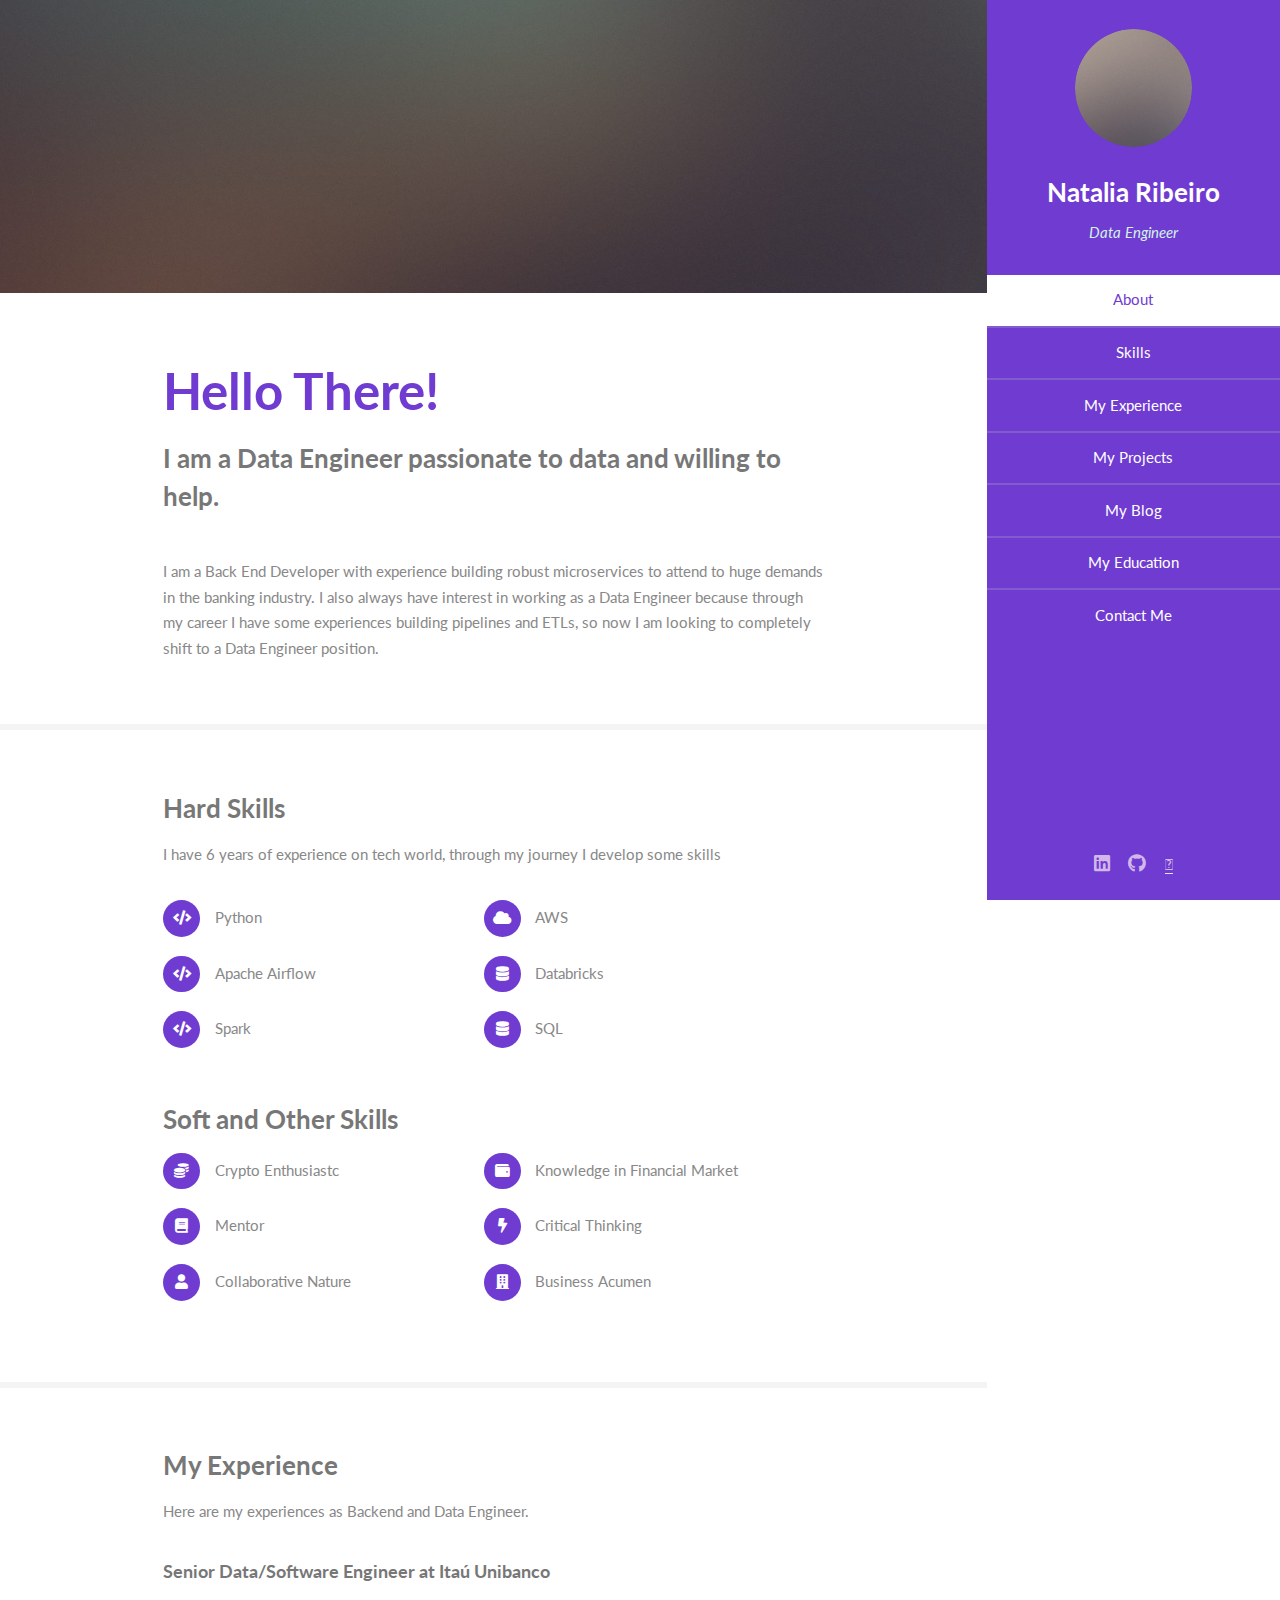
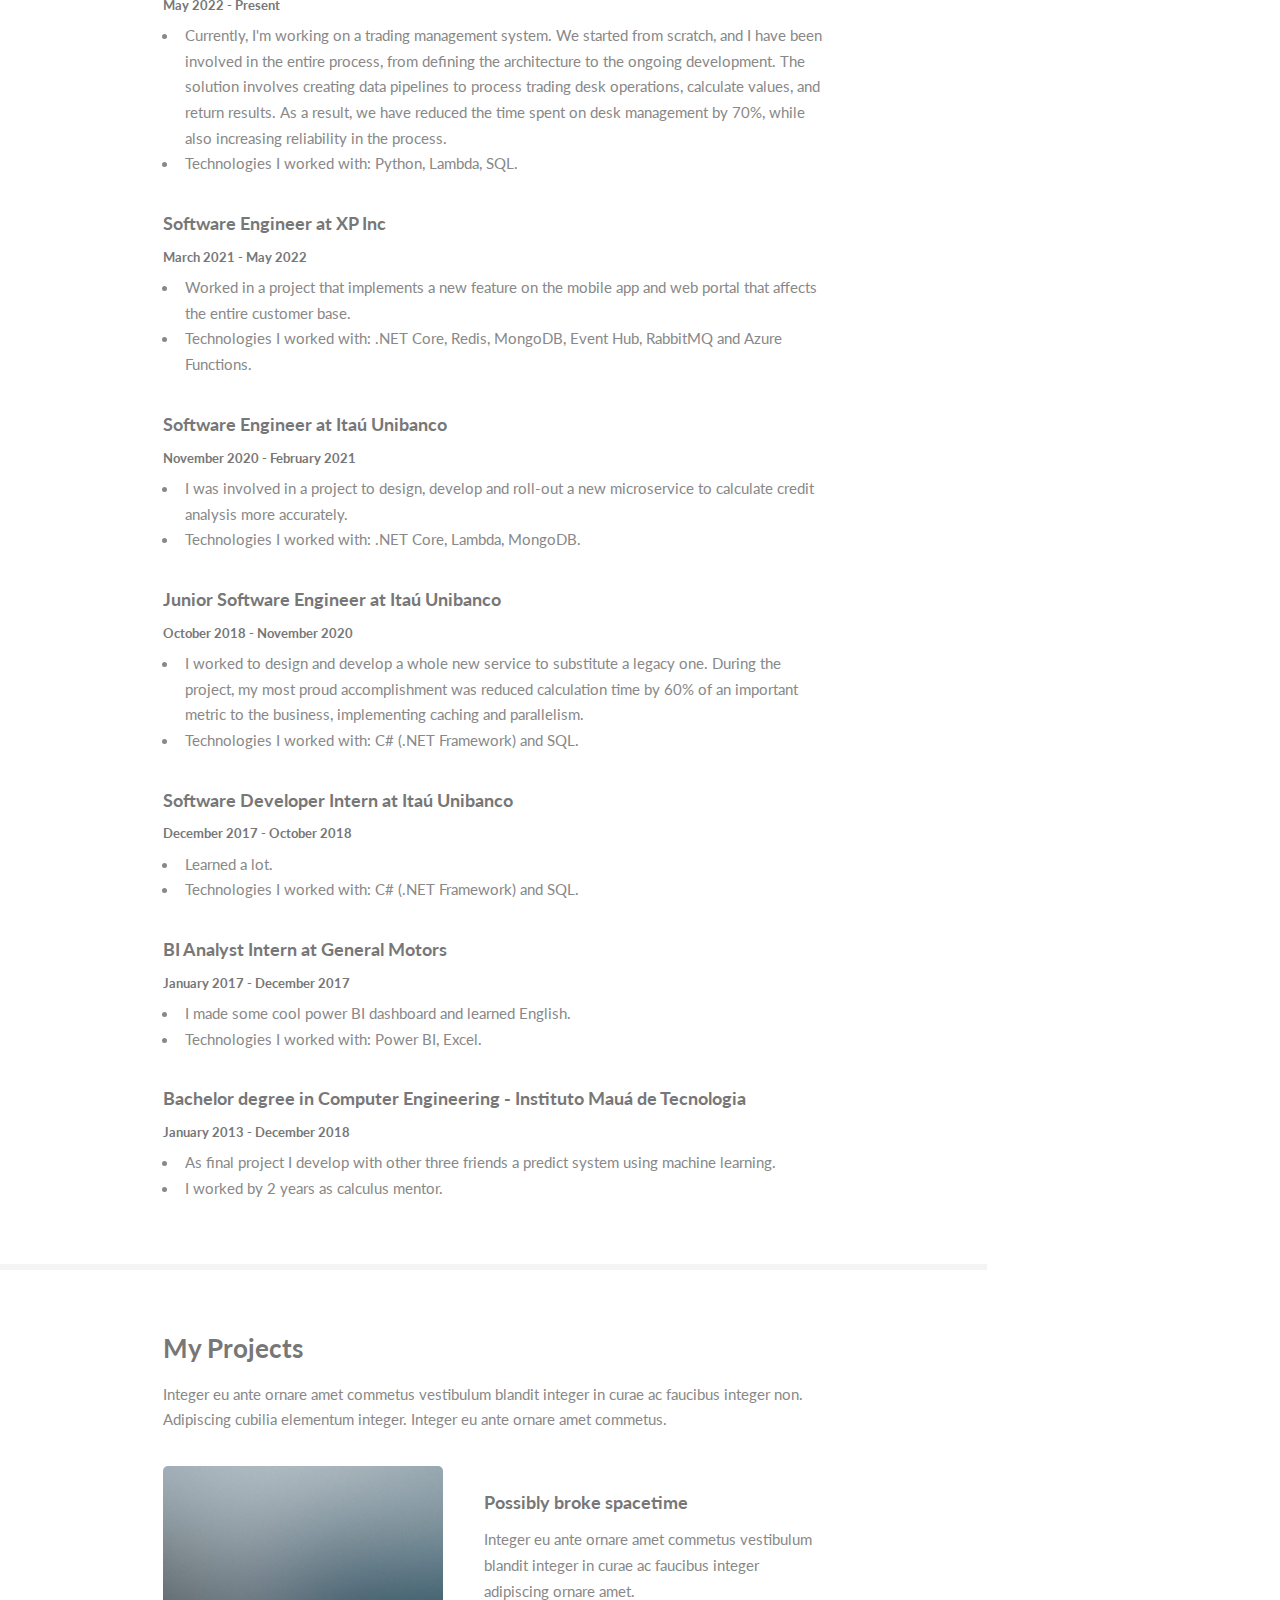
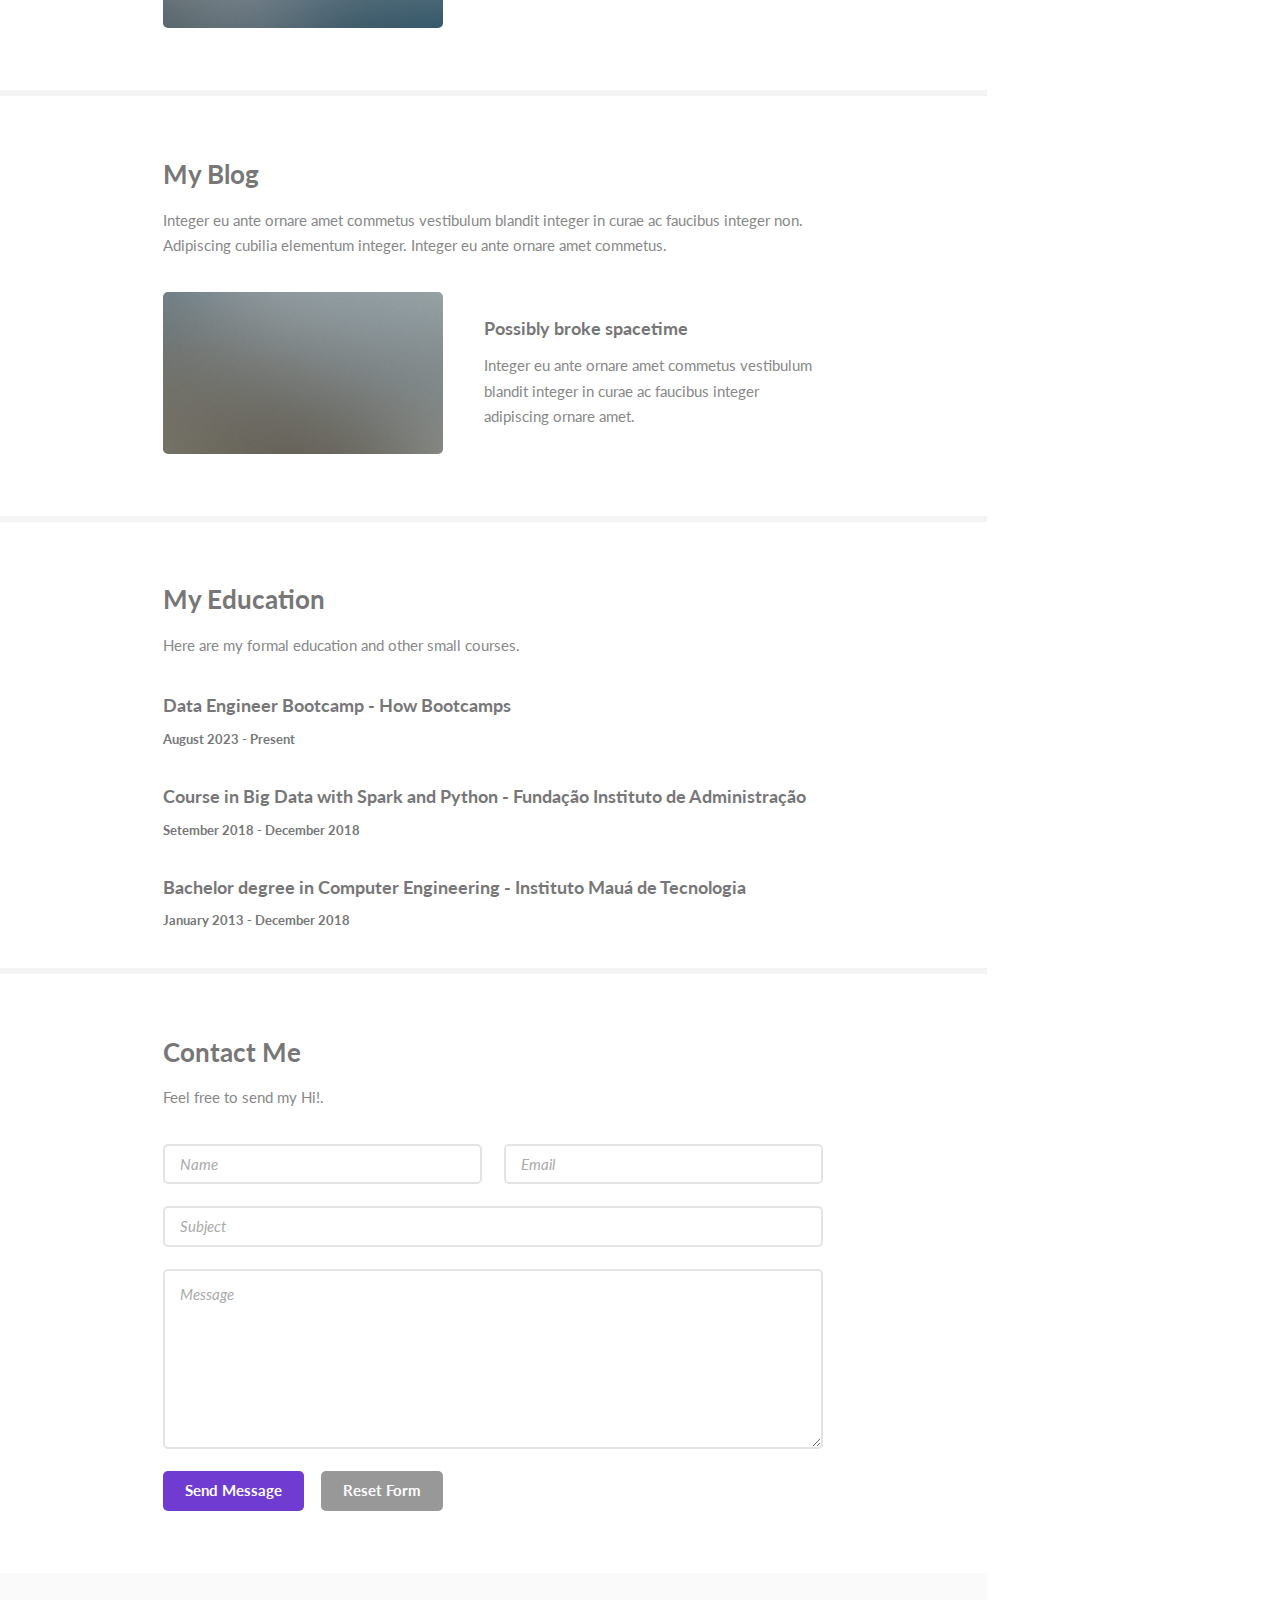
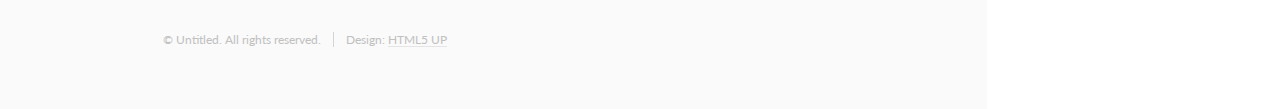
<file: index.html>
<!DOCTYPE HTML>
<!--
	Read Only by HTML5 UP
	html5up.net | @ajlkn
	Free for personal and commercial use under the CCA 3.0 license (html5up.net/license)
-->
<html>
	<head>
		<title>Natalia's Portfolio</title>
		<meta charset="utf-8" />
		<meta name="viewport" content="width=device-width, initial-scale=1, user-scalable=no" />
		<link rel="stylesheet" href="assets/css/main.css" />
		<!-- <script src="https://kit.fontawesome.com/d945ab12e2.js" crossorigin="anonymous"></script> -->
	</head>
	<body class="is-preload">

		<!-- Header -->
			<section id="header">
				<header>
					<span class="image avatar"><img src="images/avatar.jpg" alt="" /></span>
					<h1 id="logo">Natalia Ribeiro</h1>
					<p>Data Engineer</p>
				</header>
				<nav id="nav">
					<ul>
						<li><a href="#one" class="active">About</a></li>
						<li><a href="#two">Skills</a></li>
						<li><a href="#three">My Experience</a></li>
						<li><a href="#four">My Projects</a></li>
						<li><a href="#five">My Blog</a></li>
						<li><a href="#six">My Education</a></li>
						<li><a href="#seven">Contact Me</a></li>
					</ul>
				</nav>
				<footer>
					<ul class="icons">
						<li><a href="https://www.linkedin.com/in/natirib1195/" class="icon brands fa-linkedin"><span class="label">LinkedIn</span></a></li>
						<li><a href="https://github.com/nat-rib" class="icon brands fa-github"><span class="label">Github</span></a></li>
						<li><a href="https://dev.to/nat_rib" class="fa-brands fa-dev"><span class="label"></span></a></li>
					</ul>
				</footer>
			</section>

		<!-- Wrapper -->
			<div id="wrapper">

				<!-- Main -->
					<div id="main">

						<!-- One -->
							<section id="one">
								<div class="image main" data-position="center">
									<img src="images/banner.jpg" alt="" />
								</div>
								<div class="container">
									<header class="major">
										<h2>Hello There!</h2>
										<p>I am a Data Engineer passionate to data and willing to help.<br />
										</p>
									</header>
									<p>I am a Back End Developer with experience building robust microservices 
										to attend to huge demands in the banking industry. 
										I also always have interest in working as a Data Engineer because 
										through my career I have some experiences building pipelines and ETLs, 
										so now I am looking to completely shift to a Data Engineer position.</p>
								</div>
							</section>

						<!-- Two -->
							<section id="two">
								<div class="container">
									<h3>Hard Skills</h3>
									<p>I have 6 years of experience on tech world, through my journey I develop some skills</p>
									<ul class="feature-icons">
										<!-- <li><i class="fa-brands fa-python fa-2x"></i>Python</li> -->
										<li class="icon solid fa-code">Python</li>
										<li class="icon solid fa-cloud">AWS</li>
										<li class="icon solid fa-code">Apache Airflow</li>
										<li class="icon solid fa-database">Databricks</li>
										<li class="icon solid fa-code">Spark</li>
										<li class="icon solid fa-database">SQL</li>
									</ul>
									<h3>Soft and Other Skills</h3>
									<ul class="feature-icons">
										<!-- <li class="fa-brands fa-python">Crypto Enthusiastc</li> -->
										<li class="icon solid fa-coins">Crypto Enthusiastc</li>
										<li class="icon solid fa-wallet">Knowledge in Financial Market</li>
										<li class="icon solid fa-book">Mentor</li>
										<li class="icon solid fa-bolt">Critical Thinking</li>
										<li class="icon solid fa-user">Collaborative Nature</li>
										<li class="icon solid fa-building">Business Acumen</li>
									</ul>
								</div>
							</section>

							<!-- Three -->
							<section id="three">
								<div class="container">
									<h3>My Experience</h3>
									<p>Here are my experiences as Backend and Data Engineer.</p>
									<section>
											<h4>Senior Data/Software Engineer at Itaú Unibanco</h4>
											<h5>May 2022 - Present</h5>
											<ul>
												<li>Currently, I'm working on a trading management system. 
													We started from scratch, and I have been involved in the entire process, 
													from defining the architecture to the ongoing development. 
													The solution involves creating data pipelines to process trading desk operations, 
													calculate values, and return results. As a result, we have reduced 
													the time spent on desk management by 70%, while also increasing reliability in the process.</li>
													<li>Technologies I worked with: Python, Lambda, SQL.</li>
											</ul>
									<section>
									<section>
											<h4>Software Engineer at XP Inc</h4>
											<h5>March 2021 - May 2022</h5>
											<ul>
												<li>Worked in a project that implements a new feature on 
													the mobile app and web portal that affects the entire customer base.</li>
													<li>Technologies I worked with: .NET Core, Redis, MongoDB, Event Hub, 
														RabbitMQ and Azure Functions.</li>	
											</ul>
									<section>
									<section>
											<h4>Software Engineer at Itaú Unibanco</h4>
											<h5>November 2020 - February 2021</h5>
											<ul>
												<li>I was involved in a project to design, 
													develop and roll-out a new microservice to calculate credit analysis more accurately.</li>
												<li>Technologies I worked with: .NET Core, Lambda, MongoDB.</li>
											</ul>
									<section>
									<section>
											<h4>Junior Software Engineer at Itaú Unibanco</h4>
											<h5>October 2018 - November 2020</h5>
											<ul>
												<li>I worked to design and develop a whole new service to substitute a legacy one. 
													During the project, my most proud accomplishment was reduced calculation time by 60% of an 
													important metric to the business, implementing caching and parallelism. </li>
												<li>Technologies I worked with: C# (.NET Framework) and SQL.</li>
											</ul>
									<section>
									<section>
											<h4>Software Developer Intern at Itaú Unibanco</h4>
											<h5>December 2017 - October 2018</h5>
											<ul>
												<li>Learned a lot. </li>
												<li>Technologies I worked with: C# (.NET Framework) and SQL.</li>
											</ul>
									<section>
									<section>
											<h4>BI Analyst Intern at General Motors</h4>
											<h5>January 2017 - December 2017</h5>
											<ul>
												<li>I made some cool power BI dashboard and learned English.</li>
												<li>Technologies I worked with: Power BI, Excel.</li>
											</ul>
									<section>										
									<section>
											<h4>Bachelor degree in Computer Engineering - Instituto Mauá de Tecnologia</h4>
											<h5>January 2013 - December 2018</h5>
											<ul>
												<li>As final project I develop with other three friends a predict system using machine learning.</li>
												<li>I worked by 2 years as calculus mentor.</li>
											</ul>
									<section>
								</div>
							</section>

						<!-- Four -->
							<section id="four">
								<div class="container">
									<h3>My Projects</h3>
									<p>Integer eu ante ornare amet commetus vestibulum blandit integer in curae ac faucibus integer non. Adipiscing cubilia elementum integer. Integer eu ante ornare amet commetus.</p>
									<div class="features">
										<article>
											<a href="#" class="image"><img src="images/pic01.jpg" alt="" /></a>
											<div class="inner">
												<h4>Possibly broke spacetime</h4>
												<p>Integer eu ante ornare amet commetus vestibulum blandit integer in curae ac faucibus integer adipiscing ornare amet.</p>
											</div>
										</article>
									</div>
								</div>
							</section>

						<!-- Five -->
						<section id="five">
							<div class="container">
								<h3>My Blog</h3>
								<p>Integer eu ante ornare amet commetus vestibulum blandit integer in curae ac faucibus integer non. Adipiscing cubilia elementum integer. Integer eu ante ornare amet commetus.</p>
								<div class="features">
									<article>
										<a href="#" class="image"><img src="images/pic02.jpg" alt="" /></a>
										<div class="inner">
											<h4>Possibly broke spacetime</h4>
											<p>Integer eu ante ornare amet commetus vestibulum blandit integer in curae ac faucibus integer adipiscing ornare amet.</p>
										</div>
									</article>
								</div>
							</div>
						</section>

						<!-- Six -->
						<section id="six">
							<div class="container">
								<h3>My Education</h3>
								<p>Here are my formal education and other small courses.</p>
								<section>
										<h4>Data Engineer Bootcamp - How Bootcamps</h4>
										<h5>August 2023  - Present</h5>
								<section>
								<br>
								<section>
										<h4>Course in Big Data with Spark and Python - Fundação Instituto de Administração </h4>
										<h5>Setember 2018 - December 2018</h5>
								<section>
								<br>
								<section>
										<h4>Bachelor degree in Computer Engineering - Instituto Mauá de Tecnologia</h4>
										<h5>January 2013 - December 2018</h5>
								<section>
							</div>
						</section>						

						<!-- Seven -->
							<section id="seven">
								<div class="container">
									<h3>Contact Me</h3>
									<p>Feel free to send my Hi!.</p>
									<form method="post" action="#">
										<div class="row gtr-uniform">
											<div class="col-6 col-12-xsmall"><input type="text" name="name" id="name" placeholder="Name" /></div>
											<div class="col-6 col-12-xsmall"><input type="email" name="email" id="email" placeholder="Email" /></div>
											<div class="col-12"><input type="text" name="subject" id="subject" placeholder="Subject" /></div>
											<div class="col-12"><textarea name="message" id="message" placeholder="Message" rows="6"></textarea></div>
											<div class="col-12">
												<ul class="actions">
													<li><input type="submit" class="primary" value="Send Message" /></li>
													<li><input type="reset" value="Reset Form" /></li>
												</ul>
											</div>
										</div>
									</form>
								</div>
							</section>
					</div>

				<!-- Footer -->
					<section id="footer">
						<div class="container">
							<ul class="copyright">
								<li>&copy; Untitled. All rights reserved.</li><li>Design: <a href="http://html5up.net">HTML5 UP</a></li>
							</ul>
						</div>
					</section>

			</div>

		<!-- Scripts -->
			<script src="assets/js/jquery.min.js"></script>
			<script src="assets/js/jquery.scrollex.min.js"></script>
			<script src="assets/js/jquery.scrolly.min.js"></script>
			<script src="assets/js/browser.min.js"></script>
			<script src="assets/js/breakpoints.min.js"></script>
			<script src="assets/js/util.js"></script>
			<script src="assets/js/main.js"></script>

	</body>
</html>
</file>
<file: assets/css/main.css>
@import url("fontawesome-all.min.css");
@import url("https://fonts.googleapis.com/css?family=Lato:400,400italic,700,700italic|Source+Code+Pro:400");

/*
	Read Only by HTML5 UP
	html5up.net | @ajlkn
	Free for personal and commercial use under the CCA 3.0 license (html5up.net/license)
*/

html, body, div, span, applet, object,
iframe, h1, h2, h3, h4, h5, h6, p, blockquote,
pre, a, abbr, acronym, address, big, cite,
code, del, dfn, em, img, ins, kbd, q, s, samp,
small, strike, strong, sub, sup, tt, var, b,
u, i, center, dl, dt, dd, ol, ul, li, fieldset,
form, label, legend, table, caption, tbody,
tfoot, thead, tr, th, td, article, aside,
canvas, details, embed, figure, figcaption,
footer, header, hgroup, menu, nav, output, ruby,
section, summary, time, mark, audio, video {
	margin: 0;
	padding: 0;
	border: 0;
	font-size: 100%;
	font: inherit;
	vertical-align: baseline;}

article, aside, details, figcaption, figure,
footer, header, hgroup, menu, nav, section {
	display: block;}

body {
	line-height: 1;
}

ol, ul {
	list-style: none;
}

blockquote, q {
	quotes: none;
}

	blockquote:before, blockquote:after, q:before, q:after {
		content: '';
		content: none;
	}

table {
	border-collapse: collapse;
	border-spacing: 0;
}

body {
	-webkit-text-size-adjust: none;
}

mark {
	background-color: transparent;
	color: inherit;
}

input::-moz-focus-inner {
	border: 0;
	padding: 0;
}

input, select, textarea {
	-moz-appearance: none;
	-webkit-appearance: none;
	-ms-appearance: none;
	appearance: none;
}

/* Basic */

	html {
		box-sizing: border-box;
	}

	*, *:before, *:after {
		box-sizing: inherit;
	}

	body {
		background: #fff;
	}

		body.is-preload *, body.is-preload *:before, body.is-preload *:after {
			-moz-animation: none !important;
			-webkit-animation: none !important;
			-ms-animation: none !important;
			animation: none !important;
			-moz-transition: none !important;
			-webkit-transition: none !important;
			-ms-transition: none !important;
			transition: none !important;
		}

	body, input, select, textarea {
		color: #888;
		font-family: "Lato", sans-serif;
		font-size: 16pt;
		font-weight: 400;
		line-height: 1.75em;
	}

	a {
		-moz-transition: color 0.2s ease-in-out, border-color 0.2s ease-in-out;
		-webkit-transition: color 0.2s ease-in-out, border-color 0.2s ease-in-out;
		-ms-transition: color 0.2s ease-in-out, border-color 0.2s ease-in-out;
		transition: color 0.2s ease-in-out, border-color 0.2s ease-in-out;
		border-bottom: solid 1px #e4e4e4;
		color: inherit;
		text-decoration: none;
	}

		a:hover {
			border-bottom-color: transparent;
			color: #6f3bd1 !important;
		}

	strong, b {
		color: #777;
		font-weight: 700;
	}

	em, i {
		font-style: italic;
	}

	p {
		margin: 0 0 2.25em 0;
	}

	h1, h2, h3, h4, h5, h6 {
		color: #777;
		font-weight: 700;
		line-height: 1em;
		margin: 0 0 0.5625em 0;
	}

		h1 a, h2 a, h3 a, h4 a, h5 a, h6 a {
			border: 0;
			color: inherit;
			text-decoration: none;
		}

	h2 {
		font-size: 2em;
		line-height: 1.5em;
	}

	h3 {
		font-size: 1.75em;
		line-height: 1.5em;
	}

	h4 {
		font-size: 1.25em;
		line-height: 1.5em;
	}

	h5 {
		font-size: 0.9em;
		line-height: 1.5em;
	}

	h6 {
		font-size: 0.7em;
		line-height: 1.5em;
	}

	sub {
		font-size: 0.8em;
		position: relative;
		top: 0.5em;
	}

	sup {
		font-size: 0.8em;
		position: relative;
		top: -0.5em;
	}

	hr {
		border: 0;
		border-bottom: solid 2px #f4f4f4;
		margin: 2.25em 0;
	}

		hr.major {
			margin: 3.375em 0;
		}

	blockquote {
		border-left: solid 8px #e4e4e4;
		font-style: italic;
		margin: 0 0 2.25em 0;
		padding: 0.5em 0 0.5em 2em;
	}

	code {
		background: #555;
		border-radius: 5px;
		color: #fff;
		font-family: "Source Code Pro", monospace;
		font-size: 0.9em;
		margin: 0 0.25em;
		padding: 0.25em 0.65em;
	}

	pre {
		font-family: "Source Code Pro", monospace;
		font-size: 0.9em;
		margin: 0 0 2.25em 0;
	}

		pre code {
			-webkit-overflow-scrolling: touch;
			display: block;
			line-height: 1.5em;
			overflow-x: auto;
			padding: 1em 1.5em;
		}

	.align-left {
		text-align: left;
	}

	.align-center {
		text-align: center;
	}

	.align-right {
		text-align: right;
	}

/* Row */

	.row {
		display: flex;
		flex-wrap: wrap;
		box-sizing: border-box;
		align-items: stretch;
	}

		.row > * {
			box-sizing: border-box;
		}

		.row.gtr-uniform > * > :last-child {
			margin-bottom: 0;
		}

		.row.aln-left {
			justify-content: flex-start;
		}

		.row.aln-center {
			justify-content: center;
		}

		.row.aln-right {
			justify-content: flex-end;
		}

		.row.aln-top {
			align-items: flex-start;
		}

		.row.aln-middle {
			align-items: center;
		}

		.row.aln-bottom {
			align-items: flex-end;
		}

		.row > .imp {
			order: -1;
		}

		.row > .col-1 {
			width: 8.33333%;
		}

		.row > .off-1 {
			margin-left: 8.33333%;
		}

		.row > .col-2 {
			width: 16.66667%;
		}

		.row > .off-2 {
			margin-left: 16.66667%;
		}

		.row > .col-3 {
			width: 25%;
		}

		.row > .off-3 {
			margin-left: 25%;
		}

		.row > .col-4 {
			width: 33.33333%;
		}

		.row > .off-4 {
			margin-left: 33.33333%;
		}

		.row > .col-5 {
			width: 41.66667%;
		}

		.row > .off-5 {
			margin-left: 41.66667%;
		}

		.row > .col-6 {
			width: 50%;
		}

		.row > .off-6 {
			margin-left: 50%;
		}

		.row > .col-7 {
			width: 58.33333%;
		}

		.row > .off-7 {
			margin-left: 58.33333%;
		}

		.row > .col-8 {
			width: 66.66667%;
		}

		.row > .off-8 {
			margin-left: 66.66667%;
		}

		.row > .col-9 {
			width: 75%;
		}

		.row > .off-9 {
			margin-left: 75%;
		}

		.row > .col-10 {
			width: 83.33333%;
		}

		.row > .off-10 {
			margin-left: 83.33333%;
		}

		.row > .col-11 {
			width: 91.66667%;
		}

		.row > .off-11 {
			margin-left: 91.66667%;
		}

		.row > .col-12 {
			width: 100%;
		}

		.row > .off-12 {
			margin-left: 100%;
		}

		.row.gtr-0 {
			margin-top: 0;
			margin-left: 0em;
		}

			.row.gtr-0 > * {
				padding: 0 0 0 0em;
			}

			.row.gtr-0.gtr-uniform {
				margin-top: 0em;
			}

				.row.gtr-0.gtr-uniform > * {
					padding-top: 0em;
				}

		.row.gtr-25 {
			margin-top: 0;
			margin-left: -0.5em;
		}

			.row.gtr-25 > * {
				padding: 0 0 0 0.5em;
			}

			.row.gtr-25.gtr-uniform {
				margin-top: -0.5em;
			}

				.row.gtr-25.gtr-uniform > * {
					padding-top: 0.5em;
				}

		.row.gtr-50 {
			margin-top: 0;
			margin-left: -1em;
		}

			.row.gtr-50 > * {
				padding: 0 0 0 1em;
			}

			.row.gtr-50.gtr-uniform {
				margin-top: -1em;
			}

				.row.gtr-50.gtr-uniform > * {
					padding-top: 1em;
				}

		.row {
			margin-top: 0;
			margin-left: -2em;
		}

			.row > * {
				padding: 0 0 0 2em;
			}

			.row.gtr-uniform {
				margin-top: -2em;
			}

				.row.gtr-uniform > * {
					padding-top: 2em;
				}

		.row.gtr-150 {
			margin-top: 0;
			margin-left: -3em;
		}

			.row.gtr-150 > * {
				padding: 0 0 0 3em;
			}

			.row.gtr-150.gtr-uniform {
				margin-top: -3em;
			}

				.row.gtr-150.gtr-uniform > * {
					padding-top: 3em;
				}

		.row.gtr-200 {
			margin-top: 0;
			margin-left: -4em;
		}

			.row.gtr-200 > * {
				padding: 0 0 0 4em;
			}

			.row.gtr-200.gtr-uniform {
				margin-top: -4em;
			}

				.row.gtr-200.gtr-uniform > * {
					padding-top: 4em;
				}

		@media screen and (max-width: 1680px) {

			.row {
				display: flex;
				flex-wrap: wrap;
				box-sizing: border-box;
				align-items: stretch;
			}

				.row > * {
					box-sizing: border-box;
				}

				.row.gtr-uniform > * > :last-child {
					margin-bottom: 0;
				}

				.row.aln-left {
					justify-content: flex-start;
				}

				.row.aln-center {
					justify-content: center;
				}

				.row.aln-right {
					justify-content: flex-end;
				}

				.row.aln-top {
					align-items: flex-start;
				}

				.row.aln-middle {
					align-items: center;
				}

				.row.aln-bottom {
					align-items: flex-end;
				}

				.row > .imp-xlarge {
					order: -1;
				}

				.row > .col-1-xlarge {
					width: 8.33333%;
				}

				.row > .off-1-xlarge {
					margin-left: 8.33333%;
				}

				.row > .col-2-xlarge {
					width: 16.66667%;
				}

				.row > .off-2-xlarge {
					margin-left: 16.66667%;
				}

				.row > .col-3-xlarge {
					width: 25%;
				}

				.row > .off-3-xlarge {
					margin-left: 25%;
				}

				.row > .col-4-xlarge {
					width: 33.33333%;
				}

				.row > .off-4-xlarge {
					margin-left: 33.33333%;
				}

				.row > .col-5-xlarge {
					width: 41.66667%;
				}

				.row > .off-5-xlarge {
					margin-left: 41.66667%;
				}

				.row > .col-6-xlarge {
					width: 50%;
				}

				.row > .off-6-xlarge {
					margin-left: 50%;
				}

				.row > .col-7-xlarge {
					width: 58.33333%;
				}

				.row > .off-7-xlarge {
					margin-left: 58.33333%;
				}

				.row > .col-8-xlarge {
					width: 66.66667%;
				}

				.row > .off-8-xlarge {
					margin-left: 66.66667%;
				}

				.row > .col-9-xlarge {
					width: 75%;
				}

				.row > .off-9-xlarge {
					margin-left: 75%;
				}

				.row > .col-10-xlarge {
					width: 83.33333%;
				}

				.row > .off-10-xlarge {
					margin-left: 83.33333%;
				}

				.row > .col-11-xlarge {
					width: 91.66667%;
				}

				.row > .off-11-xlarge {
					margin-left: 91.66667%;
				}

				.row > .col-12-xlarge {
					width: 100%;
				}

				.row > .off-12-xlarge {
					margin-left: 100%;
				}

				.row.gtr-0 {
					margin-top: 0;
					margin-left: 0em;
				}

					.row.gtr-0 > * {
						padding: 0 0 0 0em;
					}

					.row.gtr-0.gtr-uniform {
						margin-top: 0em;
					}

						.row.gtr-0.gtr-uniform > * {
							padding-top: 0em;
						}

				.row.gtr-25 {
					margin-top: 0;
					margin-left: -0.5em;
				}

					.row.gtr-25 > * {
						padding: 0 0 0 0.5em;
					}

					.row.gtr-25.gtr-uniform {
						margin-top: -0.5em;
					}

						.row.gtr-25.gtr-uniform > * {
							padding-top: 0.5em;
						}

				.row.gtr-50 {
					margin-top: 0;
					margin-left: -1em;
				}

					.row.gtr-50 > * {
						padding: 0 0 0 1em;
					}

					.row.gtr-50.gtr-uniform {
						margin-top: -1em;
					}

						.row.gtr-50.gtr-uniform > * {
							padding-top: 1em;
						}

				.row {
					margin-top: 0;
					margin-left: -2em;
				}

					.row > * {
						padding: 0 0 0 2em;
					}

					.row.gtr-uniform {
						margin-top: -2em;
					}

						.row.gtr-uniform > * {
							padding-top: 2em;
						}

				.row.gtr-150 {
					margin-top: 0;
					margin-left: -3em;
				}

					.row.gtr-150 > * {
						padding: 0 0 0 3em;
					}

					.row.gtr-150.gtr-uniform {
						margin-top: -3em;
					}

						.row.gtr-150.gtr-uniform > * {
							padding-top: 3em;
						}

				.row.gtr-200 {
					margin-top: 0;
					margin-left: -4em;
				}

					.row.gtr-200 > * {
						padding: 0 0 0 4em;
					}

					.row.gtr-200.gtr-uniform {
						margin-top: -4em;
					}

						.row.gtr-200.gtr-uniform > * {
							padding-top: 4em;
						}

		}

		@media screen and (max-width: 1280px) {

			.row {
				display: flex;
				flex-wrap: wrap;
				box-sizing: border-box;
				align-items: stretch;
			}

				.row > * {
					box-sizing: border-box;
				}

				.row.gtr-uniform > * > :last-child {
					margin-bottom: 0;
				}

				.row.aln-left {
					justify-content: flex-start;
				}

				.row.aln-center {
					justify-content: center;
				}

				.row.aln-right {
					justify-content: flex-end;
				}

				.row.aln-top {
					align-items: flex-start;
				}

				.row.aln-middle {
					align-items: center;
				}

				.row.aln-bottom {
					align-items: flex-end;
				}

				.row > .imp-large {
					order: -1;
				}

				.row > .col-1-large {
					width: 8.33333%;
				}

				.row > .off-1-large {
					margin-left: 8.33333%;
				}

				.row > .col-2-large {
					width: 16.66667%;
				}

				.row > .off-2-large {
					margin-left: 16.66667%;
				}

				.row > .col-3-large {
					width: 25%;
				}

				.row > .off-3-large {
					margin-left: 25%;
				}

				.row > .col-4-large {
					width: 33.33333%;
				}

				.row > .off-4-large {
					margin-left: 33.33333%;
				}

				.row > .col-5-large {
					width: 41.66667%;
				}

				.row > .off-5-large {
					margin-left: 41.66667%;
				}

				.row > .col-6-large {
					width: 50%;
				}

				.row > .off-6-large {
					margin-left: 50%;
				}

				.row > .col-7-large {
					width: 58.33333%;
				}

				.row > .off-7-large {
					margin-left: 58.33333%;
				}

				.row > .col-8-large {
					width: 66.66667%;
				}

				.row > .off-8-large {
					margin-left: 66.66667%;
				}

				.row > .col-9-large {
					width: 75%;
				}

				.row > .off-9-large {
					margin-left: 75%;
				}

				.row > .col-10-large {
					width: 83.33333%;
				}

				.row > .off-10-large {
					margin-left: 83.33333%;
				}

				.row > .col-11-large {
					width: 91.66667%;
				}

				.row > .off-11-large {
					margin-left: 91.66667%;
				}

				.row > .col-12-large {
					width: 100%;
				}

				.row > .off-12-large {
					margin-left: 100%;
				}

				.row.gtr-0 {
					margin-top: 0;
					margin-left: 0em;
				}

					.row.gtr-0 > * {
						padding: 0 0 0 0em;
					}

					.row.gtr-0.gtr-uniform {
						margin-top: 0em;
					}

						.row.gtr-0.gtr-uniform > * {
							padding-top: 0em;
						}

				.row.gtr-25 {
					margin-top: 0;
					margin-left: -0.375em;
				}

					.row.gtr-25 > * {
						padding: 0 0 0 0.375em;
					}

					.row.gtr-25.gtr-uniform {
						margin-top: -0.375em;
					}

						.row.gtr-25.gtr-uniform > * {
							padding-top: 0.375em;
						}

				.row.gtr-50 {
					margin-top: 0;
					margin-left: -0.75em;
				}

					.row.gtr-50 > * {
						padding: 0 0 0 0.75em;
					}

					.row.gtr-50.gtr-uniform {
						margin-top: -0.75em;
					}

						.row.gtr-50.gtr-uniform > * {
							padding-top: 0.75em;
						}

				.row {
					margin-top: 0;
					margin-left: -1.5em;
				}

					.row > * {
						padding: 0 0 0 1.5em;
					}

					.row.gtr-uniform {
						margin-top: -1.5em;
					}

						.row.gtr-uniform > * {
							padding-top: 1.5em;
						}

				.row.gtr-150 {
					margin-top: 0;
					margin-left: -2.25em;
				}

					.row.gtr-150 > * {
						padding: 0 0 0 2.25em;
					}

					.row.gtr-150.gtr-uniform {
						margin-top: -2.25em;
					}

						.row.gtr-150.gtr-uniform > * {
							padding-top: 2.25em;
						}

				.row.gtr-200 {
					margin-top: 0;
					margin-left: -3em;
				}

					.row.gtr-200 > * {
						padding: 0 0 0 3em;
					}

					.row.gtr-200.gtr-uniform {
						margin-top: -3em;
					}

						.row.gtr-200.gtr-uniform > * {
							padding-top: 3em;
						}

		}

		@media screen and (max-width: 1024px) {

			.row {
				display: flex;
				flex-wrap: wrap;
				box-sizing: border-box;
				align-items: stretch;
			}

				.row > * {
					box-sizing: border-box;
				}

				.row.gtr-uniform > * > :last-child {
					margin-bottom: 0;
				}

				.row.aln-left {
					justify-content: flex-start;
				}

				.row.aln-center {
					justify-content: center;
				}

				.row.aln-right {
					justify-content: flex-end;
				}

				.row.aln-top {
					align-items: flex-start;
				}

				.row.aln-middle {
					align-items: center;
				}

				.row.aln-bottom {
					align-items: flex-end;
				}

				.row > .imp-medium {
					order: -1;
				}

				.row > .col-1-medium {
					width: 8.33333%;
				}

				.row > .off-1-medium {
					margin-left: 8.33333%;
				}

				.row > .col-2-medium {
					width: 16.66667%;
				}

				.row > .off-2-medium {
					margin-left: 16.66667%;
				}

				.row > .col-3-medium {
					width: 25%;
				}

				.row > .off-3-medium {
					margin-left: 25%;
				}

				.row > .col-4-medium {
					width: 33.33333%;
				}

				.row > .off-4-medium {
					margin-left: 33.33333%;
				}

				.row > .col-5-medium {
					width: 41.66667%;
				}

				.row > .off-5-medium {
					margin-left: 41.66667%;
				}

				.row > .col-6-medium {
					width: 50%;
				}

				.row > .off-6-medium {
					margin-left: 50%;
				}

				.row > .col-7-medium {
					width: 58.33333%;
				}

				.row > .off-7-medium {
					margin-left: 58.33333%;
				}

				.row > .col-8-medium {
					width: 66.66667%;
				}

				.row > .off-8-medium {
					margin-left: 66.66667%;
				}

				.row > .col-9-medium {
					width: 75%;
				}

				.row > .off-9-medium {
					margin-left: 75%;
				}

				.row > .col-10-medium {
					width: 83.33333%;
				}

				.row > .off-10-medium {
					margin-left: 83.33333%;
				}

				.row > .col-11-medium {
					width: 91.66667%;
				}

				.row > .off-11-medium {
					margin-left: 91.66667%;
				}

				.row > .col-12-medium {
					width: 100%;
				}

				.row > .off-12-medium {
					margin-left: 100%;
				}

				.row.gtr-0 {
					margin-top: 0;
					margin-left: 0em;
				}

					.row.gtr-0 > * {
						padding: 0 0 0 0em;
					}

					.row.gtr-0.gtr-uniform {
						margin-top: 0em;
					}

						.row.gtr-0.gtr-uniform > * {
							padding-top: 0em;
						}

				.row.gtr-25 {
					margin-top: 0;
					margin-left: -0.375em;
				}

					.row.gtr-25 > * {
						padding: 0 0 0 0.375em;
					}

					.row.gtr-25.gtr-uniform {
						margin-top: -0.375em;
					}

						.row.gtr-25.gtr-uniform > * {
							padding-top: 0.375em;
						}

				.row.gtr-50 {
					margin-top: 0;
					margin-left: -0.75em;
				}

					.row.gtr-50 > * {
						padding: 0 0 0 0.75em;
					}

					.row.gtr-50.gtr-uniform {
						margin-top: -0.75em;
					}

						.row.gtr-50.gtr-uniform > * {
							padding-top: 0.75em;
						}

				.row {
					margin-top: 0;
					margin-left: -1.5em;
				}

					.row > * {
						padding: 0 0 0 1.5em;
					}

					.row.gtr-uniform {
						margin-top: -1.5em;
					}

						.row.gtr-uniform > * {
							padding-top: 1.5em;
						}

				.row.gtr-150 {
					margin-top: 0;
					margin-left: -2.25em;
				}

					.row.gtr-150 > * {
						padding: 0 0 0 2.25em;
					}

					.row.gtr-150.gtr-uniform {
						margin-top: -2.25em;
					}

						.row.gtr-150.gtr-uniform > * {
							padding-top: 2.25em;
						}

				.row.gtr-200 {
					margin-top: 0;
					margin-left: -3em;
				}

					.row.gtr-200 > * {
						padding: 0 0 0 3em;
					}

					.row.gtr-200.gtr-uniform {
						margin-top: -3em;
					}

						.row.gtr-200.gtr-uniform > * {
							padding-top: 3em;
						}

		}

		@media screen and (max-width: 736px) {

			.row {
				display: flex;
				flex-wrap: wrap;
				box-sizing: border-box;
				align-items: stretch;
			}

				.row > * {
					box-sizing: border-box;
				}

				.row.gtr-uniform > * > :last-child {
					margin-bottom: 0;
				}

				.row.aln-left {
					justify-content: flex-start;
				}

				.row.aln-center {
					justify-content: center;
				}

				.row.aln-right {
					justify-content: flex-end;
				}

				.row.aln-top {
					align-items: flex-start;
				}

				.row.aln-middle {
					align-items: center;
				}

				.row.aln-bottom {
					align-items: flex-end;
				}

				.row > .imp-small {
					order: -1;
				}

				.row > .col-1-small {
					width: 8.33333%;
				}

				.row > .off-1-small {
					margin-left: 8.33333%;
				}

				.row > .col-2-small {
					width: 16.66667%;
				}

				.row > .off-2-small {
					margin-left: 16.66667%;
				}

				.row > .col-3-small {
					width: 25%;
				}

				.row > .off-3-small {
					margin-left: 25%;
				}

				.row > .col-4-small {
					width: 33.33333%;
				}

				.row > .off-4-small {
					margin-left: 33.33333%;
				}

				.row > .col-5-small {
					width: 41.66667%;
				}

				.row > .off-5-small {
					margin-left: 41.66667%;
				}

				.row > .col-6-small {
					width: 50%;
				}

				.row > .off-6-small {
					margin-left: 50%;
				}

				.row > .col-7-small {
					width: 58.33333%;
				}

				.row > .off-7-small {
					margin-left: 58.33333%;
				}

				.row > .col-8-small {
					width: 66.66667%;
				}

				.row > .off-8-small {
					margin-left: 66.66667%;
				}

				.row > .col-9-small {
					width: 75%;
				}

				.row > .off-9-small {
					margin-left: 75%;
				}

				.row > .col-10-small {
					width: 83.33333%;
				}

				.row > .off-10-small {
					margin-left: 83.33333%;
				}

				.row > .col-11-small {
					width: 91.66667%;
				}

				.row > .off-11-small {
					margin-left: 91.66667%;
				}

				.row > .col-12-small {
					width: 100%;
				}

				.row > .off-12-small {
					margin-left: 100%;
				}

				.row.gtr-0 {
					margin-top: 0;
					margin-left: 0em;
				}

					.row.gtr-0 > * {
						padding: 0 0 0 0em;
					}

					.row.gtr-0.gtr-uniform {
						margin-top: 0em;
					}

						.row.gtr-0.gtr-uniform > * {
							padding-top: 0em;
						}

				.row.gtr-25 {
					margin-top: 0;
					margin-left: -0.3125em;
				}

					.row.gtr-25 > * {
						padding: 0 0 0 0.3125em;
					}

					.row.gtr-25.gtr-uniform {
						margin-top: -0.3125em;
					}

						.row.gtr-25.gtr-uniform > * {
							padding-top: 0.3125em;
						}

				.row.gtr-50 {
					margin-top: 0;
					margin-left: -0.625em;
				}

					.row.gtr-50 > * {
						padding: 0 0 0 0.625em;
					}

					.row.gtr-50.gtr-uniform {
						margin-top: -0.625em;
					}

						.row.gtr-50.gtr-uniform > * {
							padding-top: 0.625em;
						}

				.row {
					margin-top: 0;
					margin-left: -1.25em;
				}

					.row > * {
						padding: 0 0 0 1.25em;
					}

					.row.gtr-uniform {
						margin-top: -1.25em;
					}

						.row.gtr-uniform > * {
							padding-top: 1.25em;
						}

				.row.gtr-150 {
					margin-top: 0;
					margin-left: -1.875em;
				}

					.row.gtr-150 > * {
						padding: 0 0 0 1.875em;
					}

					.row.gtr-150.gtr-uniform {
						margin-top: -1.875em;
					}

						.row.gtr-150.gtr-uniform > * {
							padding-top: 1.875em;
						}

				.row.gtr-200 {
					margin-top: 0;
					margin-left: -2.5em;
				}

					.row.gtr-200 > * {
						padding: 0 0 0 2.5em;
					}

					.row.gtr-200.gtr-uniform {
						margin-top: -2.5em;
					}

						.row.gtr-200.gtr-uniform > * {
							padding-top: 2.5em;
						}

		}

		@media screen and (max-width: 480px) {

			.row {
				display: flex;
				flex-wrap: wrap;
				box-sizing: border-box;
				align-items: stretch;
			}

				.row > * {
					box-sizing: border-box;
				}

				.row.gtr-uniform > * > :last-child {
					margin-bottom: 0;
				}

				.row.aln-left {
					justify-content: flex-start;
				}

				.row.aln-center {
					justify-content: center;
				}

				.row.aln-right {
					justify-content: flex-end;
				}

				.row.aln-top {
					align-items: flex-start;
				}

				.row.aln-middle {
					align-items: center;
				}

				.row.aln-bottom {
					align-items: flex-end;
				}

				.row > .imp-xsmall {
					order: -1;
				}

				.row > .col-1-xsmall {
					width: 8.33333%;
				}

				.row > .off-1-xsmall {
					margin-left: 8.33333%;
				}

				.row > .col-2-xsmall {
					width: 16.66667%;
				}

				.row > .off-2-xsmall {
					margin-left: 16.66667%;
				}

				.row > .col-3-xsmall {
					width: 25%;
				}

				.row > .off-3-xsmall {
					margin-left: 25%;
				}

				.row > .col-4-xsmall {
					width: 33.33333%;
				}

				.row > .off-4-xsmall {
					margin-left: 33.33333%;
				}

				.row > .col-5-xsmall {
					width: 41.66667%;
				}

				.row > .off-5-xsmall {
					margin-left: 41.66667%;
				}

				.row > .col-6-xsmall {
					width: 50%;
				}

				.row > .off-6-xsmall {
					margin-left: 50%;
				}

				.row > .col-7-xsmall {
					width: 58.33333%;
				}

				.row > .off-7-xsmall {
					margin-left: 58.33333%;
				}

				.row > .col-8-xsmall {
					width: 66.66667%;
				}

				.row > .off-8-xsmall {
					margin-left: 66.66667%;
				}

				.row > .col-9-xsmall {
					width: 75%;
				}

				.row > .off-9-xsmall {
					margin-left: 75%;
				}

				.row > .col-10-xsmall {
					width: 83.33333%;
				}

				.row > .off-10-xsmall {
					margin-left: 83.33333%;
				}

				.row > .col-11-xsmall {
					width: 91.66667%;
				}

				.row > .off-11-xsmall {
					margin-left: 91.66667%;
				}

				.row > .col-12-xsmall {
					width: 100%;
				}

				.row > .off-12-xsmall {
					margin-left: 100%;
				}

				.row.gtr-0 {
					margin-top: 0;
					margin-left: 0em;
				}

					.row.gtr-0 > * {
						padding: 0 0 0 0em;
					}

					.row.gtr-0.gtr-uniform {
						margin-top: 0em;
					}

						.row.gtr-0.gtr-uniform > * {
							padding-top: 0em;
						}

				.row.gtr-25 {
					margin-top: 0;
					margin-left: -0.3125em;
				}

					.row.gtr-25 > * {
						padding: 0 0 0 0.3125em;
					}

					.row.gtr-25.gtr-uniform {
						margin-top: -0.3125em;
					}

						.row.gtr-25.gtr-uniform > * {
							padding-top: 0.3125em;
						}

				.row.gtr-50 {
					margin-top: 0;
					margin-left: -0.625em;
				}

					.row.gtr-50 > * {
						padding: 0 0 0 0.625em;
					}

					.row.gtr-50.gtr-uniform {
						margin-top: -0.625em;
					}

						.row.gtr-50.gtr-uniform > * {
							padding-top: 0.625em;
						}

				.row {
					margin-top: 0;
					margin-left: -1.25em;
				}

					.row > * {
						padding: 0 0 0 1.25em;
					}

					.row.gtr-uniform {
						margin-top: -1.25em;
					}

						.row.gtr-uniform > * {
							padding-top: 1.25em;
						}

				.row.gtr-150 {
					margin-top: 0;
					margin-left: -1.875em;
				}

					.row.gtr-150 > * {
						padding: 0 0 0 1.875em;
					}

					.row.gtr-150.gtr-uniform {
						margin-top: -1.875em;
					}

						.row.gtr-150.gtr-uniform > * {
							padding-top: 1.875em;
						}

				.row.gtr-200 {
					margin-top: 0;
					margin-left: -2.5em;
				}

					.row.gtr-200 > * {
						padding: 0 0 0 2.5em;
					}

					.row.gtr-200.gtr-uniform {
						margin-top: -2.5em;
					}

						.row.gtr-200.gtr-uniform > * {
							padding-top: 2.5em;
						}

		}

/* Container */

	.container {
		margin: 0 auto;
		max-width: calc(100% - 4.5em);
		width: 45em;
	}

		.container.xsmall {
			width: 11.25em;
		}

		.container.small {
			width: 22.5em;
		}

		.container.medium {
			width: 33.75em;
		}

		.container.large {
			width: 56.25em;
		}

		.container.xlarge {
			width: 67.5em;
		}

		.container.max {
			width: 100%;
		}

		@media screen and (max-width: 1024px) {

			.container {
				width: 100% !important;
			}

		}

		@media screen and (max-width: 480px) {

			.container {
				max-width: calc(100% - 3.375em);
			}

		}

/* Section/Article */

	section.special, article.special {
		text-align: center;
	}

	header p {
		color: #aaa;
		position: relative;
		margin: 0 0 1.6875em 0;
	}

	header h2 + p {
		font-size: 1.25em;
		margin-top: -0.5em;
		line-height: 1.5em;
	}

	header h3 + p {
		font-size: 1.1em;
		margin-top: -0.35em;
		line-height: 1.5em;
	}

	header h4 + p,
	header h5 + p,
	header h6 + p {
		font-size: 0.9em;
		margin-top: -0.25em;
		line-height: 1.5em;
	}

	header.major h2 {
		color: #6f3bd1;
		font-size: 3.5em;
	}

		header.major h2 + p {
			color: #777;
			font-size: 1.75em;
			font-weight: 700;
			margin-top: -0.75em;
		}

/* Form */

	form {
		margin: 0 0 2.25em 0;
	}

	label {
		color: #777;
		display: block;
		font-size: 0.9em;
		font-weight: 700;
		margin: 0 0 1.125em 0;
	}

	input::-moz-focus-inner {
		border: 0;
		padding: 0;
	}

	input[type="text"],
	input[type="password"],
	input[type="email"],
	select,
	textarea {
		-moz-appearance: none;
		-webkit-appearance: none;
		-ms-appearance: none;
		appearance: none;
		border-radius: 5px;
		border: none;
		border: solid 2px #e4e4e4;
		color: inherit;
		display: block;
		outline: 0;
		padding: 0 1em;
		text-decoration: none;
		width: 100%;
	}

		input[type="text"]:invalid,
		input[type="password"]:invalid,
		input[type="email"]:invalid,
		select:invalid,
		textarea:invalid {
			box-shadow: none;
		}

		input[type="text"]:focus,
		input[type="password"]:focus,
		input[type="email"]:focus,
		select:focus,
		textarea:focus {
			border-color: #6f3bd1;
		}

	select {
		background-image: url("data:image/svg+xml;charset=utf8,%3Csvg xmlns='http://www.w3.org/2000/svg' width='40' height='40' preserveAspectRatio='none' viewBox='0 0 40 40'%3E%3Cpath d='M9.4,12.3l10.4,10.4l10.4-10.4c0.2-0.2,0.5-0.4,0.9-0.4c0.3,0,0.6,0.1,0.9,0.4l3.3,3.3c0.2,0.2,0.4,0.5,0.4,0.9 c0,0.4-0.1,0.6-0.4,0.9L20.7,31.9c-0.2,0.2-0.5,0.4-0.9,0.4c-0.3,0-0.6-0.1-0.9-0.4L4.3,17.3c-0.2-0.2-0.4-0.5-0.4-0.9 c0-0.4,0.1-0.6,0.4-0.9l3.3-3.3c0.2-0.2,0.5-0.4,0.9-0.4S9.1,12.1,9.4,12.3z' fill='%23e4e4e4' /%3E%3C/svg%3E");
		background-size: 1.25em;
		background-repeat: no-repeat;
		background-position: calc(100% - 1em) center;
		height: 2.75em;
		padding-right: 2.75em;
		text-overflow: ellipsis;
	}

		select option {
			color: #777;
			background: #fff;
		}

		select:focus::-ms-value {
			background-color: transparent;
		}

		select::-ms-expand {
			display: none;
		}

	input[type="text"],
	input[type="password"],
	input[type="email"],
	select {
		height: 2.75em;
	}

	textarea {
		padding: 0.75em 1em;
	}

	input[type="checkbox"],
	input[type="radio"] {
		-moz-appearance: none;
		-webkit-appearance: none;
		-ms-appearance: none;
		appearance: none;
		display: block;
		float: left;
		margin-right: -2em;
		opacity: 0;
		width: 1em;
		z-index: -1;
	}

		input[type="checkbox"] + label,
		input[type="radio"] + label {
			text-decoration: none;
			color: #888;
			cursor: pointer;
			display: inline-block;
			font-size: 1em;
			font-weight: 400;
			padding-left: 2.4em;
			padding-right: 0.75em;
			position: relative;
		}

			input[type="checkbox"] + label:before,
			input[type="radio"] + label:before {
				-moz-osx-font-smoothing: grayscale;
				-webkit-font-smoothing: antialiased;
				display: inline-block;
				font-style: normal;
				font-variant: normal;
				text-rendering: auto;
				line-height: 1;
				text-transform: none !important;
				font-family: 'Font Awesome 5 Free';
				font-weight: 900;
			}

			input[type="checkbox"] + label:before,
			input[type="radio"] + label:before {
				background: #fafafa;
				border-radius: 5px;
				border: solid 2px #e4e4e4;
				content: '';
				display: inline-block;
				font-size: 0.8em;
				height: 2.0625em;
				left: 0;
				line-height: 2.0625em;
				position: absolute;
				text-align: center;
				top: 0;
				width: 2.0625em;
			}

		input[type="checkbox"]:checked + label:before,
		input[type="radio"]:checked + label:before {
			background: #989898;
			border-color: #989898;
			color: #ffffff;
			content: '\f00c';
		}

		input[type="checkbox"]:focus + label:before,
		input[type="radio"]:focus + label:before {
			border-color: #6f3bd1;
		}

	input[type="checkbox"] + label:before {
		border-radius: 5px;
	}

	input[type="radio"] + label:before {
		border-radius: 100%;
	}

	::-webkit-input-placeholder {
		color: #aaa !important;
		font-style: italic;
		opacity: 1.0;
	}

	:-moz-placeholder {
		color: #aaa !important;
		font-style: italic;
		opacity: 1.0;
	}

	::-moz-placeholder {
		color: #aaa !important;
		font-style: italic;
		opacity: 1.0;
	}

	:-ms-input-placeholder {
		color: #aaa !important;
		font-style: italic;
		opacity: 1.0;
	}

/* Box */

	.box {
		border-radius: 5px;
		border: solid 2px #e4e4e4;
		margin-bottom: 2.25em;
		padding: 1.5em;
	}

		.box > :last-child,
		.box > :last-child > :last-child,
		.box > :last-child > :last-child > :last-child {
			margin-bottom: 0;
		}

		.box.alt {
			border: 0;
			border-radius: 0;
			padding: 0;
		}

/* Icon */

	.icon {
		text-decoration: none;
		border-bottom: none;
		position: relative;
	}

		.icon:before {
			-moz-osx-font-smoothing: grayscale;
			-webkit-font-smoothing: antialiased;
			display: inline-block;
			font-style: normal;
			font-variant: normal;
			text-rendering: auto;
			line-height: 1;
			text-transform: none !important;
			font-family: 'Font Awesome 5 Free';
			font-weight: 400;
		}

		.icon > .label {
			display: none;
		}

		.icon:before {
			line-height: inherit;
		}

		.icon.solid:before {
			font-weight: 900;
		}

		.icon.brands:before {
			font-family: 'Font Awesome 5 Brands';
		}

/* Image */

	.image {
		border-radius: 5px;
		border: 0;
		display: inline-block;
		position: relative;
	}

		.image[data-position] img {
			-moz-object-fit: cover;
			-webkit-object-fit: cover;
			-ms-object-fit: cover;
			object-fit: cover;
			display: block;
			position: absolute;
			top: 0;
			left: 0;
			width: 100%;
			height: 100%;
		}

		.image[data-position="top left"] img {
			-moz-object-position: top left;
			-webkit-object-position: top left;
			-ms-object-position: top left;
			object-position: top left;
		}

		.image[data-position="top"] img {
			-moz-object-position: top;
			-webkit-object-position: top;
			-ms-object-position: top;
			object-position: top;
		}

		.image[data-position="top right"] img {
			-moz-object-position: top right;
			-webkit-object-position: top right;
			-ms-object-position: top right;
			object-position: top right;
		}

		.image[data-position="right"] img {
			-moz-object-position: right;
			-webkit-object-position: right;
			-ms-object-position: right;
			object-position: right;
		}

		.image[data-position="bottom right"] img {
			-moz-object-position: bottom right;
			-webkit-object-position: bottom right;
			-ms-object-position: bottom right;
			object-position: bottom right;
		}

		.image[data-position="bottom"] img {
			-moz-object-position: bottom;
			-webkit-object-position: bottom;
			-ms-object-position: bottom;
			object-position: bottom;
		}

		.image[data-position="bottom left"] img {
			-moz-object-position: bottom left;
			-webkit-object-position: bottom left;
			-ms-object-position: bottom left;
			object-position: bottom left;
		}

		.image[data-position="left"] img {
			-moz-object-position: left;
			-webkit-object-position: left;
			-ms-object-position: left;
			object-position: left;
		}

		.image[data-position="center"] img {
			-moz-object-position: center;
			-webkit-object-position: center;
			-ms-object-position: center;
			object-position: center;
		}

		.image[data-position="25% 25%"] img {
			-moz-object-position: 25% 25%;
			-webkit-object-position: 25% 25%;
			-ms-object-position: 25% 25%;
			object-position: 25% 25%;
		}

		.image[data-position="75% 25%"] img {
			-moz-object-position: 75% 25%;
			-webkit-object-position: 75% 25%;
			-ms-object-position: 75% 25%;
			object-position: 75% 25%;
		}

		.image[data-position="75% 75%"] img {
			-moz-object-position: 75% 75%;
			-webkit-object-position: 75% 75%;
			-ms-object-position: 75% 75%;
			object-position: 75% 75%;
		}

		.image[data-position="25% 75%"] img {
			-moz-object-position: 25% 75%;
			-webkit-object-position: 25% 75%;
			-ms-object-position: 25% 75%;
			object-position: 25% 75%;
		}

		.image img {
			border-radius: 5px;
			display: block;
		}

		.image.left {
			float: left;
			margin: 0 2.5em 2em 0;
			top: 0.25em;
		}

		.image.right {
			float: right;
			margin: 0 0 2em 2.5em;
			top: 0.25em;
		}

		.image.fit {
			display: block;
			margin: 0 0 2.25em 0;
			width: 100%;
		}

			.image.fit img {
				display: block;
				width: 100%;
			}

		.image.avatar {
			border-radius: 100%;
			overflow: hidden;
		}

			.image.avatar img {
				border-radius: 100%;
				display: block;
				width: 100%;
			}

		.image.main {
			display: block;
			height: 20em;
			border-radius: 0;
		}

			.image.main img {
				border-radius: 0;
			}

/* List */

	ol {
		list-style: decimal;
		margin: 0 0 2.25em 0;
		padding-left: 1.25em;
	}

		ol li {
			padding-left: 0.25em;
		}

	ul {
		list-style: disc;
		margin: 0 0 2.25em 0;
		padding-left: 1em;
	}

		ul li {
			padding-left: 0.5em;
		}

		ul.alt {
			list-style: none;
			padding-left: 0;
		}

			ul.alt li {
				border-top: solid 2px #f4f4f4;
				padding: 0.5em 0;
			}

				ul.alt li:first-child {
					border-top: 0;
					padding-top: 0;
				}

	dl {
		margin: 0 0 2.25em 0;
	}

/* Actions */

	ul.actions {
		display: -moz-flex;
		display: -webkit-flex;
		display: -ms-flex;
		display: flex;
		cursor: default;
		list-style: none;
		margin-left: -1.125em;
		padding-left: 0;
	}

		ul.actions li {
			padding: 0 0 0 1.125em;
			vertical-align: middle;
		}

		ul.actions.special {
			-moz-justify-content: center;
			-webkit-justify-content: center;
			-ms-justify-content: center;
			justify-content: center;
			width: 100%;
			margin-left: 0;
		}

			ul.actions.special li:first-child {
				padding-left: 0;
			}

		ul.actions.stacked {
			-moz-flex-direction: column;
			-webkit-flex-direction: column;
			-ms-flex-direction: column;
			flex-direction: column;
			margin-left: 0;
		}

			ul.actions.stacked li {
				padding: 1.125em 0 0 0;
			}

				ul.actions.stacked li:first-child {
					padding-top: 0;
				}

		ul.actions.fit {
			width: calc(100% + 1.125em);
		}

			ul.actions.fit li {
				-moz-flex-grow: 1;
				-webkit-flex-grow: 1;
				-ms-flex-grow: 1;
				flex-grow: 1;
				-moz-flex-shrink: 1;
				-webkit-flex-shrink: 1;
				-ms-flex-shrink: 1;
				flex-shrink: 1;
				width: 100%;
			}

				ul.actions.fit li > * {
					width: 100%;
				}

			ul.actions.fit.stacked {
				width: 100%;
			}

		@media screen and (max-width: 480px) {

			ul.actions:not(.fixed) {
				-moz-flex-direction: column;
				-webkit-flex-direction: column;
				-ms-flex-direction: column;
				flex-direction: column;
				margin-left: 0;
				width: 100% !important;
			}

				ul.actions:not(.fixed) li {
					-moz-flex-grow: 1;
					-webkit-flex-grow: 1;
					-ms-flex-grow: 1;
					flex-grow: 1;
					-moz-flex-shrink: 1;
					-webkit-flex-shrink: 1;
					-ms-flex-shrink: 1;
					flex-shrink: 1;
					padding: 1.125em 0 0 0;
					text-align: center;
					width: 100%;
				}

					ul.actions:not(.fixed) li > * {
						width: 100%;
					}

					ul.actions:not(.fixed) li:first-child {
						padding-top: 0;
					}

					ul.actions:not(.fixed) li input[type="submit"],
					ul.actions:not(.fixed) li input[type="reset"],
					ul.actions:not(.fixed) li input[type="button"],
					ul.actions:not(.fixed) li button,
					ul.actions:not(.fixed) li .button {
						width: 100%;
					}

						ul.actions:not(.fixed) li input[type="submit"].icon:before,
						ul.actions:not(.fixed) li input[type="reset"].icon:before,
						ul.actions:not(.fixed) li input[type="button"].icon:before,
						ul.actions:not(.fixed) li button.icon:before,
						ul.actions:not(.fixed) li .button.icon:before {
							margin-left: -0.5rem;
						}

		}

/* Feature Icons */

	ul.feature-icons {
		list-style: none;
		padding-left: 0;
	}

		ul.feature-icons li {
			text-decoration: none;
			display: inline-block;
			margin: 0 0 1.6875em 0;
			padding: 0.35em 0 0 3.5em;
			position: relative;
			vertical-align: top;
			width: 48%;
		}

			ul.feature-icons li:before {
				-moz-osx-font-smoothing: grayscale;
				-webkit-font-smoothing: antialiased;
				display: inline-block;
				font-style: normal;
				font-variant: normal;
				text-rendering: auto;
				line-height: 1;
				text-transform: none !important;
				font-family: 'Font Awesome 5 Free';
				font-weight: 400;
			}

			ul.feature-icons li:before {
				background: #6f3bd1;
				border-radius: 100%;
				color: #ffffff;
				display: block;
				height: 2.5em;
				left: 0;
				line-height: 2.5em;
				position: absolute;
				text-align: center;
				top: 0;
				width: 2.5em;
			}

/* Icons */

	ul.icons {
		cursor: default;
		list-style: none;
		padding-left: 0;
	}

		ul.icons li {
			display: inline-block;
			padding: 0 1em 0 0;
		}

			ul.icons li:last-child {
				padding-right: 0 !important;
			}

			ul.icons li .icon:before {
				font-size: 1.25em;
			}

/* Table */

	.table-wrapper {
		-webkit-overflow-scrolling: touch;
		overflow-x: auto;
	}

	table {
		margin: 0 0 2.25em 0;
		width: 100%;
	}

		table tbody tr {
			border: solid 2px #f4f4f4;
			border-left: 0;
			border-right: 0;
		}

			table tbody tr:nth-child(2n + 1) {
				background-color: #fafafa;
			}

		table td {
			padding: 0.75em 0.75em;
		}

		table th {
			color: #777;
			font-size: 0.9em;
			font-weight: 700;
			padding: 0 0.75em 0.75em 0.75em;
			text-align: left;
		}

		table thead {
			border-bottom: solid 4px #e4e4e4;
		}

		table tfoot {
			border-top: solid 4px #e4e4e4;
		}

		table.alt {
			border-collapse: separate;
		}

			table.alt tbody tr td {
				border: solid 2px #e4e4e4;
				border-left-width: 0;
				border-top-width: 0;
			}

				table.alt tbody tr td:first-child {
					border-left-width: 2px;
				}

			table.alt tbody tr:first-child td {
				border-top-width: 2px;
			}

			table.alt thead {
				border-bottom: 0;
			}

			table.alt tfoot {
				border-top: 0;
			}

/* Button */

	input[type="submit"],
	input[type="reset"],
	input[type="button"],
	.button {
		-moz-appearance: none;
		-webkit-appearance: none;
		-ms-appearance: none;
		appearance: none;
		-moz-transition: background-color 0.2s ease-in-out, color 0.2s ease-in-out;
		-webkit-transition: background-color 0.2s ease-in-out, color 0.2s ease-in-out;
		-ms-transition: background-color 0.2s ease-in-out, color 0.2s ease-in-out;
		transition: background-color 0.2s ease-in-out, color 0.2s ease-in-out;
		background-color: #989898;
		border-radius: 5px;
		border: 0;
		color: #ffffff !important;
		cursor: pointer;
		display: inline-block;
		font-weight: 700;
		height: 2.75em;
		line-height: 2.75em;
		padding: 0 1.5em;
		text-align: center;
		text-decoration: none;
		white-space: nowrap;
	}

		input[type="submit"]:hover,
		input[type="reset"]:hover,
		input[type="button"]:hover,
		.button:hover {
			background-color: #a5a5a5;
			color: #ffffff !important;
		}

		input[type="submit"]:active,
		input[type="reset"]:active,
		input[type="button"]:active,
		.button:active {
			background-color: #8b8b8b;
		}

		input[type="submit"].icon,
		input[type="reset"].icon,
		input[type="button"].icon,
		.button.icon {
			padding-left: 1.35em;
		}

			input[type="submit"].icon:before,
			input[type="reset"].icon:before,
			input[type="button"].icon:before,
			.button.icon:before {
				margin-right: 0.5em;
			}

		input[type="submit"].fit,
		input[type="reset"].fit,
		input[type="button"].fit,
		.button.fit {
			width: 100%;
		}

		input[type="submit"].small,
		input[type="reset"].small,
		input[type="button"].small,
		.button.small {
			font-size: 0.8em;
		}

		input[type="submit"].large,
		input[type="reset"].large,
		input[type="button"].large,
		.button.large {
			font-size: 1.35em;
		}

		input[type="submit"].alt,
		input[type="reset"].alt,
		input[type="button"].alt,
		.button.alt {
			background-color: transparent;
			box-shadow: inset 0 0 0 2px #e4e4e4;
			color: #777 !important;
		}

			input[type="submit"].alt:hover,
			input[type="reset"].alt:hover,
			input[type="button"].alt:hover,
			.button.alt:hover {
				background-color: #f4f4f4;
				color: #777 !important;
			}

			input[type="submit"].alt:active,
			input[type="reset"].alt:active,
			input[type="button"].alt:active,
			.button.alt:active {
				background-color: #eaeaea;
			}

			input[type="submit"].alt.icon:before,
			input[type="reset"].alt.icon:before,
			input[type="button"].alt.icon:before,
			.button.alt.icon:before {
				color: #aaa;
			}

		input[type="submit"].primary,
		input[type="reset"].primary,
		input[type="button"].primary,
		.button.primary {
			background-color: #6f3bd1;
			color: #ffffff !important;
		}

			input[type="submit"].primary:hover,
			input[type="reset"].primary:hover,
			input[type="button"].primary:hover,
			.button.primary:hover {
				background-color: #915ed0;
			}

			input[type="submit"].primary:active,
			input[type="reset"].primary:active,
			input[type="button"].primary:active,
			.button.primary:active {
				background-color: #9739c2;
			}

		input[type="submit"].disabled, input[type="submit"]:disabled,
		input[type="reset"].disabled,
		input[type="reset"]:disabled,
		input[type="button"].disabled,
		input[type="button"]:disabled,
		.button.disabled,
		.button:disabled {
			background-color: #888 !important;
			box-shadow: inset 0 -0.15em 0 0 rgba(0, 0, 0, 0.15);
			color: #fff !important;
			cursor: default;
			opacity: 0.25;
		}

/* Features */

	.features article {
		border-top: solid 3px #f4f4f4;
		margin-bottom: 2.25em;
		padding-top: 2.25em;
	}

		.features article:first-child {
			border-top: 0;
			padding-top: 0;
		}

		.features article .image {
			display: inline-block;
			padding-right: 2.5em;
			vertical-align: middle;
			width: 48%;
		}

			.features article .image img {
				display: block;
				width: 100%;
			}

		.features article .inner {
			display: inline-block;
			vertical-align: middle;
			width: 50%;
		}

			.features article .inner > :last-child {
				margin-bottom: 0;
			}

/* Header */

	#header {
		display: -moz-flex;
		display: -webkit-flex;
		display: -ms-flex;
		display: flex;
		-moz-flex-direction: column;
		-webkit-flex-direction: column;
		-ms-flex-direction: column;
		flex-direction: column;
		-moz-justify-content: space-between;
		-webkit-justify-content: space-between;
		-ms-justify-content: space-between;
		justify-content: space-between;
		background: #6f3bd1;
		color: #d2f2e9;
		height: 100%;
		overflow-y: auto;
		position: fixed;
		text-align: center;
		top: 0;
		width: 23em;
		right: 0;
	}

		#header h1, #header h2, #header h3, #header h4, #header h5, #header h6 {
			color: #ffffff;
		}

			#header h1 a, #header h2 a, #header h3 a, #header h4 a, #header h5 a, #header h6 a {
				color: #ffffff;
			}

		#header header p {
			color: #b7eadc;
		}

		#header a {
			color: #d2f2e9;
		}

			#header a:hover {
				color: #ffffff !important;
			}

		#header > header {
			-moz-flex-shrink: 0;
			-webkit-flex-shrink: 0;
			-ms-flex-shrink: 0;
			flex-shrink: 0;
			padding: 3em;
		}

			#header > header .avatar {
				display: block;
				margin: 0 auto 2.25em auto;
				width: 8em;
			}

			#header > header h1 {
				font-size: 1.75em;
				margin: 0;
			}

			#header > header p {
				color: #d2f2e9;
				font-style: italic;
				margin: 1em 0 0 0;
			}

		#header > footer {
			-moz-flex-shrink: 0;
			-webkit-flex-shrink: 0;
			-ms-flex-shrink: 0;
			flex-shrink: 0;
			bottom: 0;
			left: 0;
			padding: 2em;
			width: 100%;
		}

			#header > footer .icons {
				margin: 0;
			}

				#header > footer .icons li a {
					color: #d2b7ea;
				}

		#header > nav {
			-moz-flex-grow: 1;
			-webkit-flex-grow: 1;
			-ms-flex-grow: 1;
			flex-grow: 1;
		}

			#header > nav ul {
				list-style: none;
				margin: 0;
				padding: 0;
			}

				#header > nav ul li {
					border-top: solid 2px #805ccf;
					display: block;
					padding: 0;
				}

					#header > nav ul li a {
						-moz-transition: none;
						-webkit-transition: none;
						-ms-transition: none;
						transition: none;
						border: 0;
						color: #ffffff !important;
						display: block;
						padding: 0.85em 0;
						text-decoration: none;
					}

						#header > nav ul li a.active {
							background: #fff;
							color: #6f3bd1 !important;
						}

					#header > nav ul li:first-child {
						border-top: 0;
					}

/* Wrapper */

	#wrapper {
		background: #fff;
		padding-right: 23em;
	}

/* Main */

	#main > section {
		border-top: solid 6px #f4f4f4;
	}

		#main > section > .container {
			padding: 6em 0 4em 0;
		}

		#main > section:first-child {
			border-top: 0;
		}

/* Footer */

	#footer {
		background: #fafafa;
		border-top: 0;
		color: #c0c0c0;
		overflow: hidden;
		padding: 4em 0 2em 0;
	}

		#footer .copyright {
			line-height: 1em;
			list-style: none;
			padding: 0;
		}

			#footer .copyright li {
				border-left: solid 1px #d4d4d4;
				display: inline-block;
				font-size: 0.8em;
				margin-left: 1em;
				padding-left: 1em;
			}

				#footer .copyright li:first-child {
					border-left: 0;
					margin-left: 0;
					padding-left: 0;
				}

				#footer .copyright li a {
					color: inherit;
				}

/* XLarge */

	@media screen and (max-width: 1680px) {

		/* Basic */

			body, input, select, textarea {
				font-size: 13pt;
			}

		/* Header */

			#header {
				width: 21em;
			}

				#header > header {
					padding: 2em;
				}

				#header > footer {
					padding: 1.5em;
				}

		/* Wrapper */

			#wrapper {
				padding-right: 21em;
			}

		/* Main */

			#main > section > .container {
				padding: 4em 0 2em 0;
			}

	}

/* Large */

	@media screen and (max-width: 1280px) {

		/* Basic */

			body, input, select, textarea {
				font-size: 11pt;
			}

		/* Header */

			#header {
				width: 20em;
			}

		/* Wrapper */

			#wrapper {
				padding-right: 20em;
			}

	}

/* Medium */

	#titleBar {
		display: none;
	}

	@media screen and (max-width: 1024px) {

		/* Basic */

			html, body {
				overflow-x: hidden;
			}

			body, input, select, textarea {
				font-size: 12pt;
			}

		/* Image */

			.image.left, .image.right {
				max-width: 40%;
			}

				.image.left img, .image.right img {
					width: 100%;
				}

			.image.main {
				height: 20em;
			}

		/* Header */

			#header {
				-moz-backface-visibility: hidden;
				-webkit-backface-visibility: hidden;
				-ms-backface-visibility: hidden;
				backface-visibility: hidden;
				-moz-transition: -moz-transform 0.5s ease;
				-webkit-transition: -webkit-transform 0.5s ease;
				-ms-transition: -ms-transform 0.5s ease;
				transition: transform 0.5s ease;
				display: block;
				height: 100%;
				overflow-y: auto;
				position: fixed;
				top: 0;
				width: 23em;
				z-index: 10002;
				-moz-transform: translateX(23em);
				-webkit-transform: translateX(23em);
				-ms-transform: translateX(23em);
				transform: translateX(23em);
				right: 0;
			}

				#header > footer {
					bottom: auto;
					left: auto;
					margin: 0.5em 0 0 0;
					position: relative;
					right: auto;
					top: auto;
				}

		/* Wrapper */

			#wrapper {
				-moz-backface-visibility: hidden;
				-webkit-backface-visibility: hidden;
				-ms-backface-visibility: hidden;
				backface-visibility: hidden;
				-moz-transition: -moz-transform 0.5s ease;
				-webkit-transition: -webkit-transform 0.5s ease;
				-ms-transition: -ms-transform 0.5s ease;
				transition: transform 0.5s ease;
				padding: 44px 0 1px 0;
			}

		/* Header Panel */

			#titleBar {
				-moz-backface-visibility: hidden;
				-webkit-backface-visibility: hidden;
				-ms-backface-visibility: hidden;
				backface-visibility: hidden;
				-moz-transition: -moz-transform 0.5s ease;
				-webkit-transition: -webkit-transform 0.5s ease;
				-ms-transition: -ms-transform 0.5s ease;
				transition: transform 0.5s ease;
				display: block;
				height: 44px;
				left: 0;
				position: fixed;
				top: 0;
				width: 100%;
				z-index: 10001;
				background: #222;
				color: #fff;
				min-width: 320px;
			}

				#titleBar .title {
					color: #fff;
					display: block;
					font-weight: 700;
					height: 44px;
					line-height: 44px;
					padding: 0 1em;
					width: 100%;
					text-align: left;
				}

					#titleBar .title a {
						border: 0;
						text-decoration: none;
					}

				#titleBar .toggle {
					text-decoration: none;
					height: 4em;
					position: absolute;
					top: 0;
					width: 6em;
					border: 0;
					outline: 0;
					right: 0;
				}

					#titleBar .toggle:before {
						-moz-osx-font-smoothing: grayscale;
						-webkit-font-smoothing: antialiased;
						display: inline-block;
						font-style: normal;
						font-variant: normal;
						text-rendering: auto;
						line-height: 1;
						text-transform: none !important;
						font-family: 'Font Awesome 5 Free';
						font-weight: 900;
					}

					#titleBar .toggle:before {
						background: #6f3bd1;
						color: #ffffff;
						content: '\f0c9';
						display: block;
						font-size: 18px;
						height: 44px;
						line-height: 44px;
						position: absolute;
						text-align: center;
						top: 0;
						width: 64px;
						right: 0;
					}

			body.header-visible #wrapper, body.header-visible #titleBar {
				-moz-transform: translateX(-23em);
				-webkit-transform: translateX(-23em);
				-ms-transform: translateX(-23em);
				transform: translateX(-23em);
			}

			body.header-visible #header {
				-moz-transform: translateX(0);
				-webkit-transform: translateX(0);
				-ms-transform: translateX(0);
				transform: translateX(0);
			}

	}

/* Small */

	@media screen and (max-width: 736px) {

		/* Basic */

			body, input, select, textarea {
				font-size: 12pt;
			}

			h1 br, h2 br, h3 br, h4 br, h5 br, h6 br {
				display: none;
			}

			h2 {
				font-size: 1.75em;
			}

			h3 {
				font-size: 1.5em;
			}

			h4 {
				font-size: 1em;
			}

		/* Image */

			.image.left {
				margin: 0 1.5em 1em 0;
			}

			.image.right {
				margin: 0 0 1em 1.5em;
			}

			.image.main {
				height: 12em;
			}

		/* Section/Article */

			header br {
				display: none;
			}

			header.major h2 {
				font-size: 2.5em;
			}

				header.major h2 + p {
					font-size: 1.5em;
				}

		/* Features */

			.features article .image {
				display: block;
				margin: 0 0 2.25em 0;
				padding-right: 0;
				width: 100%;
			}

			.features article .inner {
				display: block;
				width: 100%;
			}

		/* Header */

			#header {
				width: 17em;
				-moz-transform: translateX(17em);
				-webkit-transform: translateX(17em);
				-ms-transform: translateX(17em);
				transform: translateX(17em);
				right: 0;
			}

				#header > header {
					padding: 2em;
				}

					#header > header .avatar {
						margin: 0 auto 1.6875em auto;
						width: 6em;
					}

					#header > header h1 {
						font-size: 1.5em;
					}

					#header > header p {
						margin: 1em 0 0 0;
					}

				#header > footer {
					padding: 1.5em;
				}

		/* Main */

			#main > section > .container {
				padding: 2em 0 0 0;
			}

		/* Footer */

			#footer {
				text-align: center;
			}

				#footer .copyright li {
					border-left: 0;
					display: block;
					line-height: 1.75em;
					margin: 0.75em 0 0 0;
					padding-left: 0;
				}

					#footer .copyright li:first-child {
						margin-top: 0;
					}

		/* Header Panel */

			#titleBar .toggle {
				height: 4em;
				width: 6em;
			}

				#titleBar .toggle:before {
					font-size: 14px;
					width: 44px;
				}

			body.header-visible #wrapper, body.header-visible #titleBar {
				-moz-transform: translateX(-17em);
				-webkit-transform: translateX(-17em);
				-ms-transform: translateX(-17em);
				transform: translateX(-17em);
			}

	}

/* XSmall */

	@media screen and (max-width: 480px) {

		/* Basic */

			html, body {
				min-width: 320px;
			}

			body, input, select, textarea {
				font-size: 12pt;
			}

		/* List */

			ul.actions {
				margin: 0 0 2.25em 0;
			}

				ul.actions li {
					display: block;
					padding: 1.125em 0 0 0;
					text-align: center;
					width: 100%;
				}

					ul.actions li:first-child {
						padding-top: 0;
					}

					ul.actions li > * {
						width: 100%;
						margin: 0 !important;
					}

						ul.actions li > *.icon:before {
							margin-left: -2em;
						}

				ul.actions.small li {
					padding: 0.5625em 0 0 0;
				}

					ul.actions.small li:first-child {
						padding-top: 0;
					}

			ul.feature-icons li {
				display: block;
				width: 100%;
			}

		/* Button */

			input[type="submit"],
			input[type="reset"],
			input[type="button"],
			.button {
				padding: 0;
			}

	}
</file>
